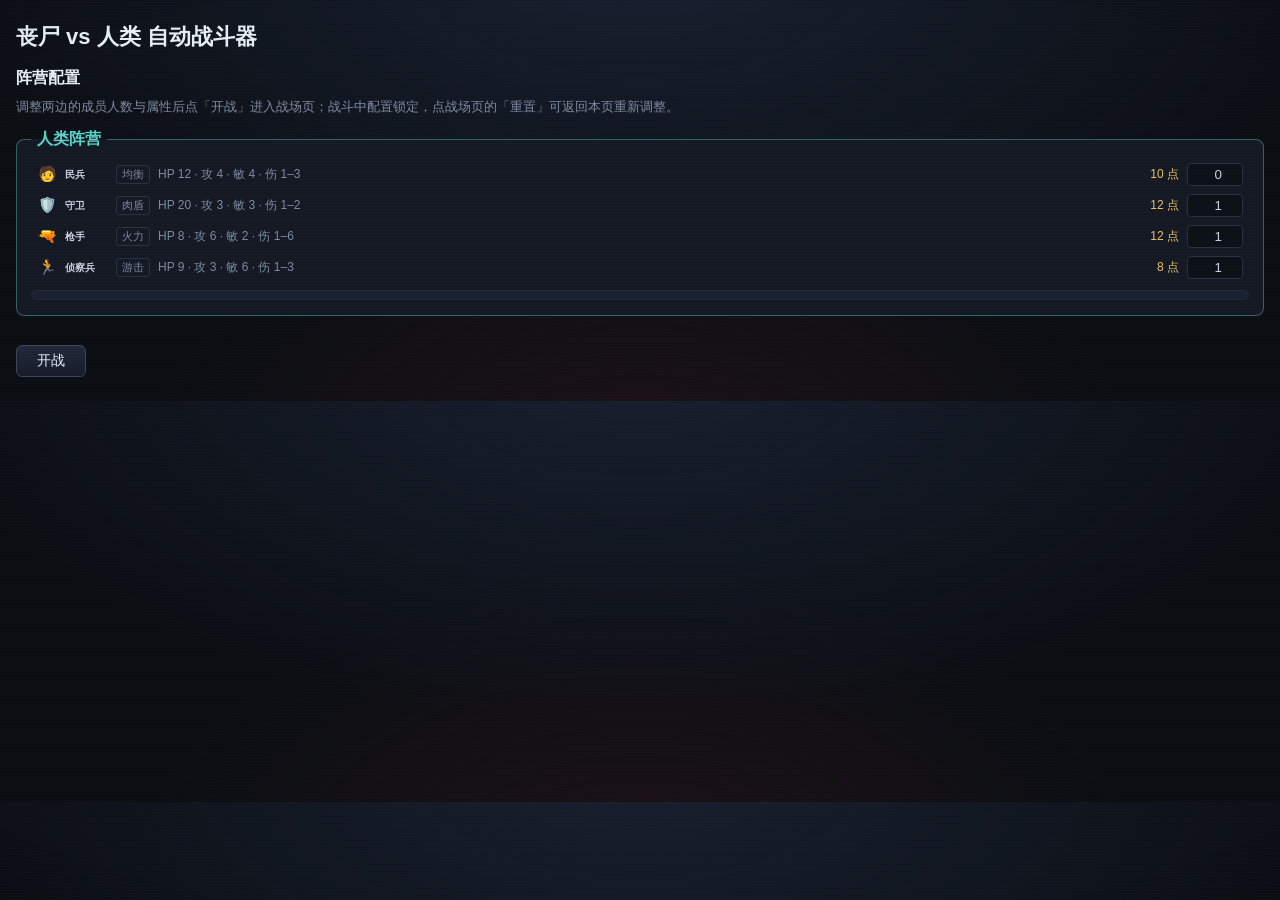
<file: index.html>
<!DOCTYPE html>
<!--
======================================================================
 丧尸 vs 人类 自动战斗器
======================================================================
構成: スタイル src/styles.css / エンジン src/engine.js / UI src/ui.js。
GameEngine / GameUI の API ドキュメントは src/engine.js 冒頭の
コメント塊を参照。
======================================================================
-->
<html lang="zh-CN">
<head>
<meta charset="UTF-8">
<meta name="viewport" content="width=device-width, initial-scale=1">
<title>丧尸 vs 人类 自动战斗器</title>
<link rel="stylesheet" href="src/styles.css">
</head>
<body>
<h1>丧尸 vs 人类 自动战斗器</h1>

<!-- 配置ページ（画面 1/2） -->
<section id="config-screen">
  <h2>阵营配置</h2>
  <p class="hint">调整两边的成员人数与属性后点「开战」进入战场页；战斗中配置锁定，点战场页的「重置」可返回本页重新调整。</p>
  <div id="faction-configs" class="factions"></div>
  <div id="config-error" class="error"></div>
  <div class="actions">
    <button id="btn-start">开战</button>
  </div>
</section>

<!-- 戦場ページ（画面 2/2） -->
<section id="battle-screen" hidden>
  <div class="battle-bar">
    <span class="bar-label">速度：</span>
    <button id="speed-slow" class="speed-btn">慢</button>
    <button id="speed-middle" class="speed-btn">中</button>
    <button id="speed-fast" class="speed-btn">快</button>
    <span class="bar-gap"></span>
    <button id="btn-skip">跳到结果</button>
    <button id="btn-reset">重置</button>
  </div>
  <div id="order-strip"></div>
  <div id="battlefield">
    <div class="side human-side">
      <div class="side-label human">人类阵营</div>
      <div class="side-grid" id="human-grid"></div>
    </div>
    <div class="vs-mark">VS</div>
    <div class="side zombie-side">
      <div class="side-label zombie">丧尸阵营</div>
      <div class="side-grid" id="zombie-grid"></div>
    </div>
  </div>
  <div id="battle-banner" hidden>
    <div id="banner-title"></div>
    <div id="banner-body" class="banner-body"></div>
  </div>
  <h2>战斗日志 <button id="btn-clear-log" class="small">清空日志</button></h2>
  <div id="battle-log" class="log"></div>
</section>

<script src="src/engine.js"></script>
<script src="src/ui.js"></script>
</body>
</html>
</file>
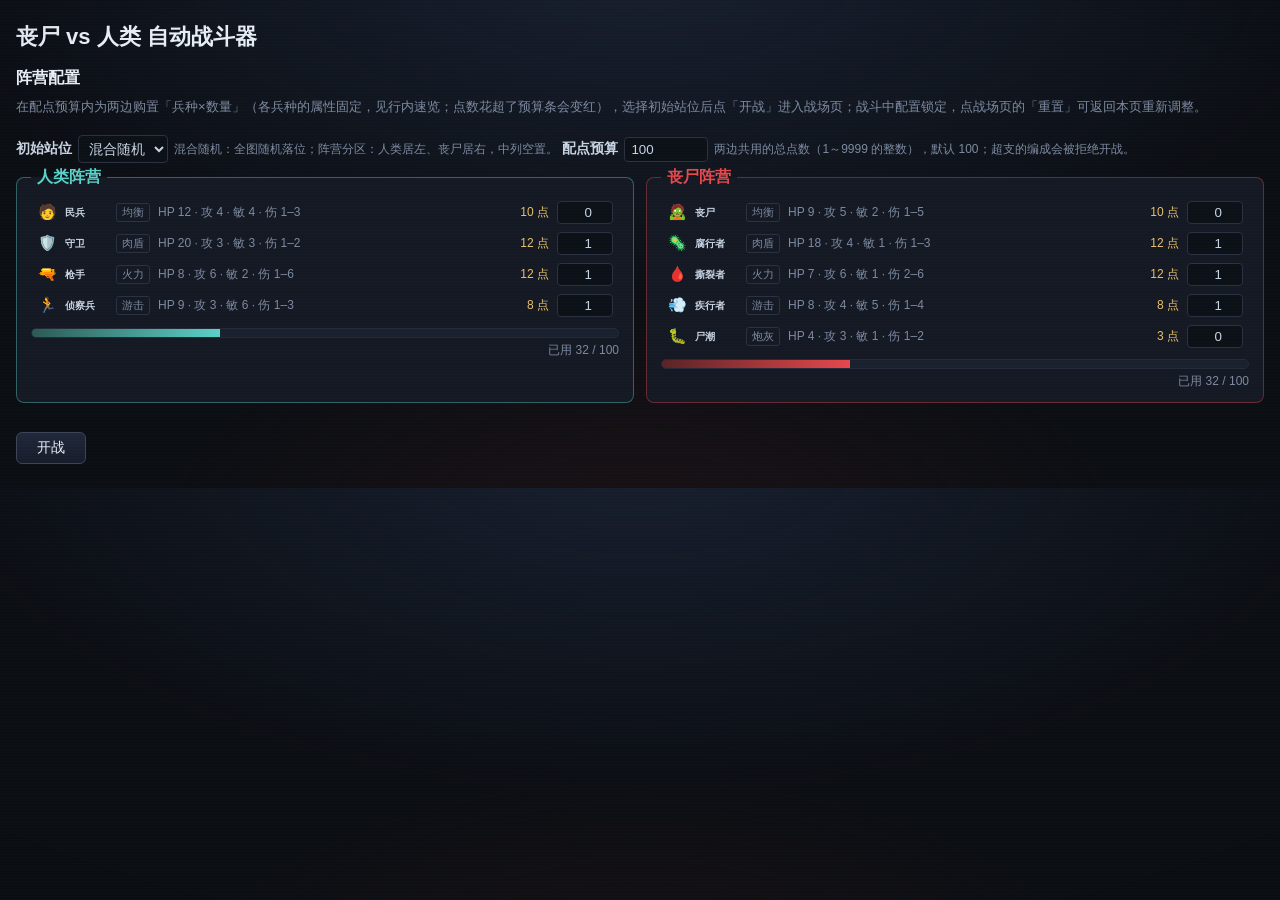
<file: src/index.html>
<!DOCTYPE html>
<!--
======================================================================
 丧尸 vs 人类 自动战斗器
======================================================================
構成: 本ファイル（入口）+ styles.css / engine.js / ui.js（全て src/ 内）。
GameEngine / GameUI の API ドキュメントは engine.js 冒頭の
コメント塊を参照。
======================================================================
-->
<html lang="zh-CN">
<head>
<meta charset="UTF-8">
<meta name="viewport" content="width=device-width, initial-scale=1">
<title>丧尸 vs 人类 自动战斗器</title>
<link rel="stylesheet" href="styles.css">
</head>
<body>
<h1>丧尸 vs 人类 自动战斗器</h1>

<!-- 配置ページ（画面 1/2。暗色テーマクラスは #16 仕様 S8 の検査対象） -->
<section id="config-screen" class="dark-theme">
  <h2>阵营配置</h2>
  <p class="hint">在配点预算内为两边购置「兵种×数量」（各兵种的属性固定，见行内速览；点数花超了预算条会变红），选择初始站位后点「开战」进入战场页；战斗中配置锁定，点战场页的「重置」可返回本页重新调整。</p>
  <div class="field global-field">
    <label for="config-placement">初始站位</label>
    <select id="config-placement">
      <option value="mixed">混合随机</option>
      <option value="split">阵营分区</option>
    </select>
    <span class="field-note">混合随机：全图随机落位；阵营分区：人类居左、丧尸居右，中列空置。</span>
  </div>
  <div class="field global-field">
    <label for="config-budget">配点预算</label>
    <input type="number" id="config-budget" min="1" max="9999" step="1" value="100">
    <span class="field-note">两边共用的总点数（1～9999 的整数），默认 100；超支的编成会被拒绝开战。</span>
  </div>
  <div id="faction-configs" class="factions"></div>
  <div id="config-error" class="error"></div>
  <div class="actions">
    <button id="btn-start">开战</button>
  </div>
</section>

<!-- 戦場ページ（画面 2/2。3 カラム骨組み: 左=態勢ゲージ / 中=戦場 / 右=ログ） -->
<section id="battle-screen" hidden>
  <div class="battle-columns">
    <aside id="power-pane">
      <h2>态势</h2>
      <div class="camp-block human">
        <div class="camp-name">人类阵营</div>
        <div class="power-bar"><div class="power-fill" id="power-fill-human"></div></div>
        <div class="power-num" id="power-num-human"></div>
      </div>
      <div class="camp-block zombie">
        <div class="camp-name">丧尸阵营</div>
        <div class="power-bar"><div class="power-fill" id="power-fill-zombie"></div></div>
        <div class="power-num" id="power-num-zombie"></div>
      </div>
    </aside>
    <div id="battlefield-wrap">
      <div class="battle-bar">
        <span class="bar-label">速度：</span>
        <button id="speed-slow" class="speed-btn">慢</button>
        <button id="speed-middle" class="speed-btn">中</button>
        <button id="speed-fast" class="speed-btn">快</button>
        <span class="bar-gap"></span>
        <button id="btn-skip">跳到结果</button>
        <button id="btn-reset">重置</button>
      </div>
      <div id="order-strip"></div>
      <div id="battlefield">
        <div id="battle-grid"></div>
        <div id="intent-layer"></div>
        <div id="fx-redge" class="fx-redge"></div>
        <div id="fx-spot" class="fx-spot"></div>
      </div>
      <div id="battle-banner" hidden>
        <div id="banner-title"></div>
        <div id="banner-body" class="banner-body"></div>
      </div>
    </div>
    <aside id="log-pane">
      <h2>战斗日志 <button id="btn-clear-log" class="small">清空日志</button></h2>
      <div id="battle-log" class="log"></div>
    </aside>
  </div>
</section>

<script src="engine.js"></script>
<script src="ui.js"></script>
</body>
</html>
</file>
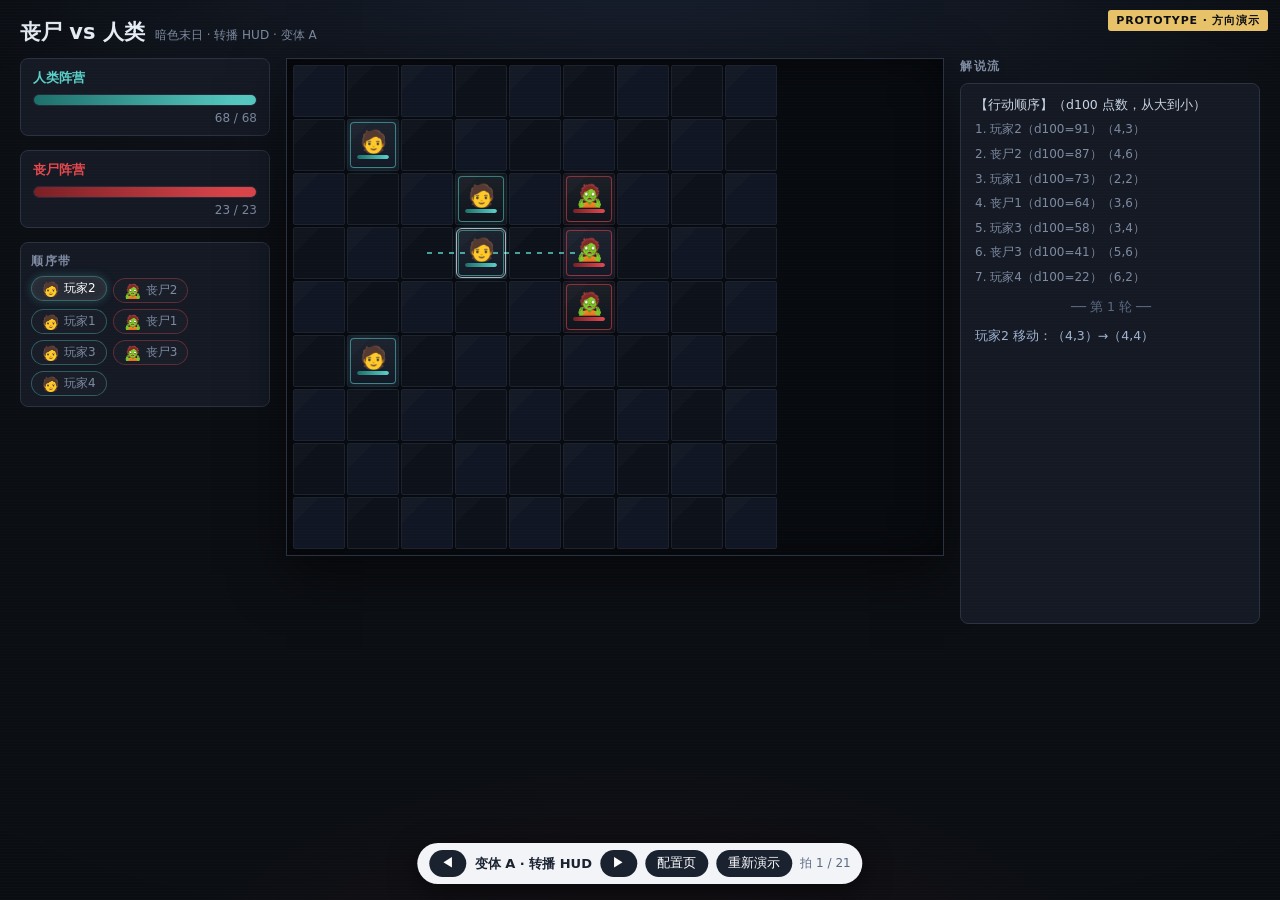
<file: src/prototype-dark.html>
<!DOCTYPE html>
<html lang="zh-CN">
<head>
<meta charset="UTF-8">
<meta name="viewport" content="width=device-width, initial-scale=1">
<title>丧尸 vs 人类 · 暗色末日战场（原型演示）</title>
<!-- =====================================================================
  PROTOTYPE — 暗色末日方向の提示用デモ（issue #15）。
  スロー可能な捨てコード：main には絶対に統合しない。
  * file:// ダブルクリックで起動。外部リソース・ネットワーク一切なし。
  * 変体（バリアント）は location.hash で切替（#variant=A|B|C / #view=config）。
    ※ file:// では history.replaceState が例外になり得るため hash のみ使う。
  * 中身は全部仮データ（エンジン不接続）。ログ文言は現行エンジンの
    書式をそのまま踏襲（禁則語は使わない）。
  * window.__protoGoto(n) / window.__protoPlay() / window.__protoState は
    CDP スクリーンショット検証用の公開フック。
===================================================================== -->
<style>
:root{
  --bg:#0b0e13; --bg2:#10141c; --panel:#141924; --line:#2a3140;
  --ink:#c9d4e3; --ink-dim:#7d8aa0;
  --human:#5ad1c8; --human-deep:#1d6f6a;
  --zombie:#e5484d; --zombie-deep:#7a1f24;
  --gold:#e8c268;
}
*{box-sizing:border-box;margin:0;padding:0}
html,body{height:100%}
body{
  background:
    radial-gradient(1200px 600px at 50% -10%, #182030 0%, transparent 60%),
    radial-gradient(900px 500px at 50% 115%, #1c1216 0%, transparent 55%),
    var(--bg);
  color:var(--ink);
  font-family:"Segoe UI","Microsoft YaHei",system-ui,sans-serif;
  min-height:100vh; overflow-x:hidden;
}
/* 廃土の質感：微かな走査線＋暗隅（画像は使わない） */
body::after{
  content:""; position:fixed; inset:0; pointer-events:none; z-index:5;
  background:
    repeating-linear-gradient(0deg, rgba(255,255,255,.012) 0 1px, transparent 1px 3px),
    radial-gradient(140% 100% at 50% 50%, transparent 55%, rgba(0,0,0,.42) 100%);
}
.proto-tag{
  position:fixed; top:10px; right:12px; z-index:60;
  font-size:11px; letter-spacing:.08em; color:#0b0e13;
  background:var(--gold); border-radius:3px; padding:3px 8px; font-weight:700;
}
.vroot{display:none; min-height:100vh; padding:18px 20px 86px}
.vroot.on{display:block}

/* ===== 共通：順序帯・カード・ログ ==================================== */
.strip{display:flex; gap:6px; flex-wrap:wrap; align-items:center}
.chip{
  display:flex; align-items:center; gap:5px;
  border:1px solid var(--line); border-radius:20px;
  padding:3px 10px; font-size:12px; color:var(--ink-dim);
  background:rgba(255,255,255,.02); transition:all .25s;
}
.chip .em{font-size:14px}
.chip.human{border-color:rgba(90,209,200,.35)}
.chip.zombie{border-color:rgba(229,72,77,.35)}
.chip.active{
  color:#fff; background:rgba(255,255,255,.08);
  box-shadow:0 0 10px rgba(90,209,200,.25), inset 0 0 8px rgba(255,255,255,.05);
  transform:translateY(-2px);
}
.chip.downed{opacity:.38; filter:grayscale(.9)}
.grid{
  display:grid; position:relative;
  grid-template-columns:repeat(9,var(--cell)); grid-template-rows:repeat(9,var(--cell));
  gap:2px; background:#070a0f; border:1px solid var(--line); padding:6px;
  box-shadow:0 18px 50px rgba(0,0,0,.55), inset 0 0 40px rgba(0,0,0,.5);
}
.cell{
  position:relative; border:1px solid #1b212d; background:#0d1119; border-radius:2px;
  background-image:linear-gradient(135deg, rgba(255,255,255,.015) 25%, transparent 25%);
}
.cell.alt{background-color:#101623}
.cell.trail{box-shadow:inset 0 0 12px rgba(90,209,200,.35); border-color:rgba(90,209,200,.45)}
.ucard{
  position:absolute; inset:2px; border-radius:4px;
  display:flex; flex-direction:column; align-items:center; justify-content:center;
  background:linear-gradient(180deg, rgba(255,255,255,.06), rgba(255,255,255,.015));
  border:1px solid var(--line); cursor:default; z-index:2;
  transition:transform .35s ease, opacity .4s;
}
.ucard .em{font-size:calc(var(--cell) * .42); line-height:1}
.ucard .hp{width:74%; height:4px; margin-top:3px; border-radius:2px; background:#232a38; overflow:hidden}
.ucard .hp i{display:block; height:100%; border-radius:2px; transition:width .45s}
.ucard.human{border-color:rgba(90,209,200,.55); box-shadow:0 0 9px rgba(90,209,200,.18)}
.ucard.human .hp i{background:linear-gradient(90deg,var(--human-deep),var(--human))}
.ucard.zombie{border-color:rgba(229,72,77,.55); box-shadow:0 0 9px rgba(229,72,77,.18)}
.ucard.zombie .hp i{background:linear-gradient(90deg,var(--zombie-deep),var(--zombie))}
.ucard.actor{z-index:3; outline:1.5px solid rgba(255,255,255,.65); outline-offset:1px}
.ucard.downed{opacity:0; transform:scale(.55) rotate(8deg); pointer-events:none}
.ucard.hitflash{animation:hitflash .38s}
@keyframes hitflash{0%{background:rgba(229,72,77,.55)}100%{background:transparent}}
.float{
  position:absolute; left:50%; top:-6px; transform:translateX(-50%);
  font-weight:700; font-size:calc(var(--cell) * .3); white-space:nowrap;
  text-shadow:0 2px 6px #000; pointer-events:none; z-index:9;
  animation:floatup .95s ease-out forwards;
}
.float.dmg{color:#ff7b80}.float.dice{color:#9fb3d0; font-size:calc(var(--cell) * .24)}
.float.miss{color:var(--human)}
@keyframes floatup{0%{opacity:0; translate:0 6px}15%{opacity:1}100%{opacity:0; translate:0 -26px}}
.intent{position:absolute; left:0; top:0; pointer-events:none; z-index:1; overflow:visible}
.stamp{
  position:absolute; inset:0; display:flex; align-items:center; justify-content:center;
  color:var(--zombie); font-weight:800; font-size:calc(var(--cell) * .3);
  border:2px solid var(--zombie); border-radius:4px; transform:rotate(-12deg);
  background:rgba(11,14,19,.72); z-index:8;
  animation:stampin .5s cubic-bezier(.2,2.4,.4,1) both;
}
@keyframes stampin{0%{opacity:0; transform:rotate(-12deg) scale(2.2)}100%{opacity:1; transform:rotate(-12deg) scale(1)}}
.log{overflow-y:auto; scrollbar-width:thin; scrollbar-color:#2a3140 transparent}
.log .row{padding:3px 8px; border-left:2px solid transparent; font-size:12.5px; line-height:1.55}
.log .row.order{color:var(--ink-dim); font-size:12px}
.log .row.round{color:#5b6a82; text-align:center; margin:4px 0}
.log .row.move{color:#9fb3d0}
.log .row.blocked{color:#8a7f6a}
.log .row.hit{color:#e8989b; border-left-color:var(--zombie); background:rgba(229,72,77,.06)}
.log .row.dodge{color:var(--human); border-left-color:var(--human); background:rgba(90,209,200,.06)}
.log .row.victory{color:var(--gold); font-weight:700; font-size:14px; background:rgba(232,194,104,.07); border-left-color:var(--gold)}
.win-banner{
  position:absolute; inset:0; display:none; z-index:20;
  align-items:center; justify-content:center; flex-direction:column; gap:8px;
  background:radial-gradient(ellipse at center, rgba(7,10,15,.88), rgba(7,10,15,.55));
  border-radius:4px; text-align:center;
}
.win-banner.show{display:flex}
.win-banner .t{font-size:26px; color:var(--gold); font-weight:800; text-shadow:0 0 24px rgba(232,194,104,.4)}
.win-banner .b{font-size:14px; color:var(--ink); line-height:1.8}

/* ===== 変体 A：転播 HUD ============================================== */
#v-A{--cell:52px}
#v-A .va-head{display:flex; align-items:baseline; gap:14px; margin-bottom:12px}
#v-A .va-title{font-size:21px; font-weight:800; color:#e7edf5}
#v-A .va-title span{font-size:12px; font-weight:400; color:var(--ink-dim); margin-left:10px}
#v-A .va-body{display:grid; grid-template-columns:250px auto 300px; gap:16px; align-items:start}
#v-A .va-left{display:flex; flex-direction:column; gap:14px; position:sticky; top:16px}
#v-A .camp{border:1px solid var(--line); border-radius:8px; padding:10px 12px; background:var(--panel)}
#v-A .camp .nm{font-size:13px; font-weight:700; margin-bottom:7px; display:flex; justify-content:space-between}
#v-A .camp.human .nm{color:var(--human)} #v-A .camp.zombie .nm{color:var(--zombie)}
#v-A .bigbar{height:12px; border-radius:6px; background:#1a212e; overflow:hidden; border:1px solid #232b3b}
#v-A .bigbar i{display:block; height:100%; transition:width .6s}
#v-A .camp.human .bigbar i{background:linear-gradient(90deg,var(--human-deep),var(--human))}
#v-A .camp.zombie .bigbar i{background:linear-gradient(90deg,var(--zombie-deep),var(--zombie))}
#v-A .camp .num{font-size:12px; color:var(--ink-dim); margin-top:5px; text-align:right; font-variant-numeric:tabular-nums}
#v-A .va-stripwrap{border:1px solid var(--line); border-radius:8px; padding:10px; background:var(--panel)}
#v-A .va-stripwrap h3, #v-A .va-right h3{font-size:12px; color:var(--ink-dim); letter-spacing:.14em; margin-bottom:8px; font-weight:600}
#v-A .va-right{display:flex; flex-direction:column; height:566px; position:sticky; top:16px}
#v-A .va-right .log{flex:1; border:1px solid var(--line); border-radius:8px; background:var(--panel); padding:8px 4px}
#v-A .stage-wrap{position:relative}
#v-A .stage-wrap.shake{animation:shake .42s}
@keyframes shake{
  0%,100%{transform:translate(0,0)} 20%{transform:translate(-6px,3px)}
  40%{transform:translate(5px,-4px)} 60%{transform:translate(-4px,-2px)} 80%{transform:translate(3px,3px)}
}
#v-A .redge{position:absolute; inset:-6px; border-radius:8px; pointer-events:none; opacity:0; z-index:4}
#v-A .redge.on{animation:redge .6s}
@keyframes redge{0%{opacity:0}30%{opacity:1}100%{opacity:0}}
#v-A .redge.hit{box-shadow:inset 0 0 0 2px rgba(229,72,77,.5), inset 0 0 60px rgba(229,72,77,.16)}
#v-A .redge.down{box-shadow:inset 0 0 0 3px rgba(229,72,77,.8), inset 0 0 110px rgba(229,72,77,.3)}

/* ===== 変体 B：没入暗室 ============================================== */
#v-B{--cell:62px; padding:0; display:none}
#v-B.on{display:flex; flex-direction:column; align-items:center; justify-content:center; min-height:100vh}
#v-B .vb-top{width:596px; display:flex; flex-direction:column; gap:8px; margin-bottom:12px}
#v-B .vb-dual{display:flex; gap:8px; align-items:center}
#v-B .vb-dual .lbl{font-size:12px; color:var(--ink-dim); width:52px; text-align:right}
#v-B .vb-thin{flex:1; height:7px; border-radius:4px; background:#161d29; overflow:hidden}
#v-B .vb-thin i{display:block; height:100%; transition:width .6s}
#v-B .vb-thin.human i{background:var(--human)} #v-B .vb-thin.zombie i{background:var(--zombie)}
#v-B .vb-strip{justify-content:center}
#v-B .stage-wrap{position:relative}
#v-B .spot{
  position:absolute; inset:-80px; pointer-events:none; z-index:6; opacity:0;
  background:radial-gradient(ellipse at center, transparent 30%, rgba(5,7,11,.82) 78%);
}
#v-B .spot.on{animation:spot .75s}
@keyframes spot{0%{opacity:0}25%{opacity:1}75%{opacity:1}100%{opacity:0}}
#v-B .vb-sub{
  margin-top:14px; width:596px; min-height:44px; display:flex; align-items:center; justify-content:center;
  border:1px solid rgba(255,255,255,.08); border-radius:8px;
  background:rgba(10,13,19,.75); backdrop-filter:blur(3px);
  padding:8px 14px; font-size:13.5px; color:#b9c6d9; text-align:center;
}
#v-B .vb-sub .key{
  position:absolute; left:50%; top:-4px; transform:translate(-50%,-100%);
  font-size:19px; font-weight:800; white-space:nowrap;
  animation:popline 1.15s ease-out forwards; pointer-events:none;
}
@keyframes popline{0%{opacity:0; translate:0 10px; scale:.85}18%{opacity:1; scale:1.06}30%{scale:1}78%{opacity:1}100%{opacity:0}}
#v-B .vb-subwrap{position:relative}

/* ===== 変体 C：戦術台 ================================================ */
#v-C{--cell:54px}
#v-C .vc-head{display:flex; align-items:baseline; gap:14px; margin-bottom:14px}
#v-C .vc-head h1{font-size:19px; color:#e7edf5; letter-spacing:.1em}
#v-C .vc-head span{font-size:12px; color:var(--ink-dim)}
#v-C .vc-body{display:grid; grid-template-columns:230px auto 320px; gap:18px; align-items:start}
#v-C .vc-panel{display:flex; flex-direction:column; gap:12px}
#v-C .gauge{
  border:1px solid var(--line); border-radius:10px; background:var(--panel);
  padding:12px; display:flex; gap:12px; align-items:center;
}
#v-C .gauge svg{width:64px; height:64px; flex:none}
#v-C .gauge .ring-bg{fill:none; stroke:#1c2331; stroke-width:7}
#v-C .gauge.human .ring{fill:none; stroke:var(--human); stroke-width:7; stroke-linecap:round;
  transform:rotate(-90deg); transform-origin:center; transition:stroke-dashoffset .6s}
#v-C .gauge.zombie .ring{fill:none; stroke:var(--zombie); stroke-width:7; stroke-linecap:round;
  transform:rotate(-90deg); transform-origin:center; transition:stroke-dashoffset .6s}
#v-C .gauge .g-info{font-size:12px; line-height:1.9; color:var(--ink-dim)}
#v-C .gauge .g-info b{font-size:16px; color:var(--ink); font-variant-numeric:tabular-nums}
#v-C .vc-stripwrap{border:1px solid var(--line); border-radius:10px; background:var(--panel); padding:10px}
#v-C .vc-stripwrap h3, #v-C .vc-right h3{font-size:11px; letter-spacing:.2em; color:var(--ink-dim); margin-bottom:8px}
#v-C .stage-outer{
  padding:14px; border-radius:12px;
  border:1px solid #3a3325;
  background:
    linear-gradient(160deg, #2b2620 0%, #171a22 55%, #1d1712 100%);
  box-shadow:0 22px 60px rgba(0,0,0,.6), inset 0 1px 0 rgba(255,255,255,.05);
}
#v-C .grid{border-color:#3d3527; background:#0a0c10; box-shadow:inset 0 0 46px rgba(0,0,0,.66)}
#v-C .cell{border-color:#241f16; background-color:#0e1016}
#v-C .cell.alt{background-color:#12151d}
#v-C .vc-right .log{
  height:560px; border:1px solid var(--line); border-radius:10px; background:#0c0f15;
  font-family:Consolas,"Courier New",monospace; font-size:12px; padding:8px 6px;
}
#v-C .log .row{border-left:none; border-left:2px solid transparent; display:flex; gap:7px}
#v-C .log .row .tno{color:#4d5a70; flex:none; min-width:34px; text-align:right; font-size:11px; padding-top:2px}
#v-C .flash-cell{outline:2px solid rgba(232,194,104,.7); outline-offset:-2px}

/* ===== 配置ページ示意 ================================================ */
#v-config{display:none; align-items:center; justify-content:center}
#v-config.on{display:flex}
#v-config .cfg-wrap{width:min(860px,94vw)}
#v-config h1{font-size:22px; color:#e7edf5; text-align:center}
#v-config .cfg-sub{text-align:center; color:var(--ink-dim); font-size:12.5px; margin:8px 0 22px}
#v-config .cfg-cols{display:grid; grid-template-columns:1fr 1fr; gap:18px}
#v-config fieldset{
  border:1px solid var(--line); border-radius:12px; background:var(--panel); padding:16px 18px;
}
#v-config fieldset.human{border-color:rgba(90,209,200,.4)}
#v-config fieldset.zombie{border-color:rgba(229,72,77,.4)}
#v-config legend{padding:0 8px; font-weight:700; font-size:14px}
#v-config fieldset.human legend{color:var(--human)}
#v-config fieldset.zombie legend{color:var(--zombie)}
#v-config .frow{display:grid; grid-template-columns:96px 1fr; gap:10px; align-items:center; margin-bottom:10px}
#v-config label.frow{font-size:13px; color:var(--ink-dim)}
#v-config input, #v-config select{
  background:#0c1017; border:1px solid var(--line); color:var(--ink);
  border-radius:6px; padding:7px 10px; font-size:14px; width:100%;
}
#v-config input:focus, #v-config select:focus{outline:1px solid var(--human)}
#v-config .cfg-foot{display:flex; align-items:center; gap:16px; margin-top:20px; justify-content:center}
#v-config .cfg-start{
  background:linear-gradient(180deg,#20283a,#161c2a); color:#eaf1fb;
  border:1px solid #3b4656; border-radius:8px;
  padding:10px 34px; font-size:15px; font-weight:700; cursor:pointer;
}
#v-config .cfg-start:hover{box-shadow:0 0 16px rgba(90,209,200,.25)}
#v-config .cfg-note{font-size:11.5px; color:#5b6a82}
/* 変体毎のアクセント（配置ページ示意） */
body[data-variant="B"] #v-config fieldset.human{border-color:rgba(126,224,255,.45)}
body[data-variant="B"] #v-config fieldset.human legend{color:#7ee0ff}
body[data-variant="C"] #v-config fieldset.human{border-color:rgba(255,209,102,.45)}
body[data-variant="C"] #v-config fieldset.human legend{color:#ffd166}

/* ===== 切替バー（評価対象外の操作面） ================================ */
#switcher{
  position:fixed; left:50%; bottom:16px; transform:translateX(-50%); z-index:80;
  display:flex; align-items:center; gap:8px;
  background:#f2f4f8; color:#1a2230; border-radius:999px; padding:7px 12px;
  box-shadow:0 8px 28px rgba(0,0,0,.55); font-size:13px;
}
#switcher button{
  background:#1a2230; color:#fff; border:none; border-radius:999px;
  padding:5px 12px; cursor:pointer; font-size:12.5px;
}
#switcher button:hover{background:#2c3850}
#sw-label{font-weight:700; min-width:118px; text-align:center}
#sw-beat{color:#5b6a82; font-variant-numeric:tabular-nums; font-size:12px}
</style>
</head>
<body data-variant="A">
<div class="proto-tag">PROTOTYPE · 方向演示</div>

<!-- ============ 変体 A：転播 HUD ============ -->
<section class="vroot" id="v-A">
  <header class="va-head">
    <div class="va-title">丧尸 vs 人类<span>暗色末日 · 转播 HUD · 变体 A</span></div>
  </header>
  <div class="va-body">
    <div class="va-left">
      <div class="camp human">
        <div class="nm"><span>人类阵营</span></div>
        <div class="bigbar"><i data-status="human" style="width:100%"></i></div>
        <div class="num" data-statusnum="human">68 / 68</div>
      </div>
      <div class="camp zombie">
        <div class="nm"><span>丧尸阵营</span></div>
        <div class="bigbar"><i data-status="zombie" style="width:100%"></i></div>
        <div class="num" data-statusnum="zombie">23 / 23</div>
      </div>
      <div class="va-stripwrap">
        <h3>顺序带</h3>
        <div class="strip" data-strip></div>
      </div>
    </div>
    <main class="stage-wrap" data-stage>
      <div class="grid" data-grid></div>
      <div class="redge hit" data-redge-hit></div>
      <div class="redge down" data-redge-down></div>
      <div class="win-banner" data-win></div>
    </main>
    <div class="va-right">
      <h3>解说流</h3>
      <div class="log" data-log></div>
    </div>
  </div>
</section>

<!-- ============ 変体 B：没入暗室 ============ -->
<section class="vroot" id="v-B">
  <div class="vb-top">
    <div class="vb-dual">
      <span class="lbl">人类</span><div class="vb-thin human"><i data-status="human" style="width:100%"></i></div>
      <span class="lbl" data-statusnum="human">68/68</span>
    </div>
    <div class="vb-dual">
      <span class="lbl">丧尸</span><div class="vb-thin zombie"><i data-status="zombie" style="width:100%"></i></div>
      <span class="lbl" data-statusnum="zombie">23/23</span>
    </div>
    <div class="strip vb-strip" data-strip></div>
  </div>
  <div class="stage-wrap" data-stage>
    <div class="grid" data-grid></div>
    <div class="spot" data-spot></div>
    <div class="win-banner" data-win></div>
  </div>
  <div class="vb-subwrap">
    <div class="vb-sub" data-subtitle>——</div>
  </div>
</section>

<!-- ============ 変体 C：戦術台 ============ -->
<section class="vroot" id="v-C">
  <header class="vc-head"><h1>战术台</h1><span>暗色末日 · 数据密度优先 · 变体 C</span></header>
  <div class="vc-body">
    <div class="vc-panel">
      <div class="gauge human">
        <svg viewBox="0 0 64 64"><circle class="ring-bg" cx="32" cy="32" r="26"/><circle class="ring" cx="32" cy="32" r="26" stroke-dasharray="163.4" stroke-dashoffset="0" data-ring="human"/></svg>
        <div class="g-info">人类阵营<br><b data-statusnum="human">68</b> / 68 HP<br>在场 <b data-alive="human">4</b> 人</div>
      </div>
      <div class="gauge zombie">
        <svg viewBox="0 0 64 64"><circle class="ring-bg" cx="32" cy="32" r="26"/><circle class="ring" cx="32" cy="32" r="26" stroke-dasharray="163.4" stroke-dashoffset="0" data-ring="zombie"/></svg>
        <div class="g-info">丧尸阵营<br><b data-statusnum="zombie">23</b> / 23 HP<br>在场 <b data-alive="zombie">3</b> 人</div>
      </div>
      <div class="vc-stripwrap">
        <h3>顺序带</h3>
        <div class="strip" data-strip></div>
      </div>
    </div>
    <main class="stage-outer" data-stage>
      <div class="grid" data-grid></div>
      <div class="win-banner" data-win></div>
    </main>
    <div class="vc-right">
      <h3>电报记录</h3>
      <div class="log" data-log></div>
    </div>
  </div>
</section>

<!-- ============ 配置ページ示意（静的） ============ -->
<section class="vroot" id="v-config">
  <div class="cfg-wrap">
    <h1>丧尸 vs 人类 自动战斗器</h1>
    <p class="cfg-sub">配置页暗色示意（静态演示 · 数值为示意）</p>
    <div class="cfg-cols">
      <fieldset class="human">
        <legend>人类阵营</legend>
        <label class="frow">人数<input type="number" value="4"></label>
        <label class="frow">HP<input type="number" value="18"></label>
        <label class="frow">攻击<input type="number" value="7"></label>
        <label class="frow">敏捷<input type="number" value="3"></label>
        <label class="frow">伤害下限<input type="number" value="1"></label>
        <label class="frow">伤害上限<input type="number" value="6"></label>
      </fieldset>
      <fieldset class="zombie">
        <legend>丧尸阵营</legend>
        <label class="frow">人数<input type="number" value="3"></label>
        <label class="frow">HP<input type="number" value="10"></label>
        <label class="frow">攻击<input type="number" value="6"></label>
        <label class="frow">敏捷<input type="number" value="2"></label>
        <label class="frow">伤害下限<input type="number" value="1"></label>
        <label class="frow">伤害上限<input type="number" value="6"></label>
      </fieldset>
    </div>
    <div class="cfg-foot">
      <label class="frow" style="grid-template-columns:70px 150px">初始站位
        <select><option>混合随机</option><option>阵营分区</option></select>
      </label>
      <button class="cfg-start">开始战斗</button>
      <span class="cfg-note">本页为原型演示，不接引擎</span>
    </div>
  </div>
</section>

<nav id="switcher">
  <button id="sw-prev" title="上一个变体（←）">◀</button>
  <span id="sw-label">变体 A · 转播 HUD</span>
  <button id="sw-next" title="下一个变体（→）">▶</button>
  <button id="sw-config">配置页</button>
  <button id="sw-replay">重新演示</button>
  <span id="sw-beat">拍 0 / 21</span>
</nav>

<script>
(function () {
  'use strict';

  /* =====================================================
   * 仮データ：角色・行動順・21 拍のシナリオ
   * ログ文言は現行エンジンの書式をそのまま踏襲する（禁則語不使用）。
   * ===================================================== */
  var CAMP = {
    '玩家1': 'human', '玩家2': 'human', '玩家3': 'human', '玩家4': 'human',
    '丧尸1': 'zombie', '丧尸2': 'zombie', '丧尸3': 'zombie'
  };
  var MAXHP = { '玩家1': 18, '玩家2': 18, '玩家3': 18, '玩家4': 14, '丧尸1': 7, '丧尸2': 10, '丧尸3': 6 };
  var INIT = {
    '玩家1': [2, 2], '玩家2': [4, 3], '玩家3': [3, 4], '玩家4': [6, 2],
    '丧尸1': [3, 6], '丧尸2': [4, 6], '丧尸3': [5, 6]
  };
  var ORDER = ['玩家2', '丧尸2', '玩家1', '丧尸1', '玩家3', '丧尸3', '玩家4'];
  var D100  = { '玩家2': 91, '丧尸2': 87, '玩家1': 73, '丧尸1': 64, '玩家3': 58, '丧尸3': 41, '玩家4': 22 };
  var EMOJI = { human: '🧑', zombie: '🧟' };

  // 各拍: k = move | hit | dodge | blocked | skip | win
  // hit/dodge の text は現行ログと同一書式（全角 ≤ ＞ ・全角括印に注意）
  var TURNS = [
    { k: 'move', a: '玩家2', from: [4, 3], to: [4, 4], near: '丧尸2',
      text: '玩家2 移动：（4,3）→（4,4）' },
    { k: 'move', a: '丧尸2', from: [4, 6], to: [4, 5], near: '玩家2',
      text: '丧尸2 移动：（4,6）→（4,5）' },
    { k: 'move', a: '玩家1', from: [2, 2], to: [2, 3], near: '丧尸1',
      text: '玩家1 移动：（2,2）→（2,3）' },
    { k: 'move', a: '丧尸1', from: [3, 6], to: [3, 5], near: '玩家3',
      text: '丧尸1 移动：（3,6）→（3,5）' },
    { k: 'hit', a: '玩家3', t: '丧尸1', dmg: 3, rest: 4, down: false,
      text: '玩家3 → 丧尸1：攻击检定 d7=3 ≤ 攻击7，命中；闪避检定 d7=4 ＞ 敏捷2，未闪避；伤害 3，丧尸1 剩余 HP 4' },
    { k: 'move', a: '丧尸3', from: [5, 6], to: [5, 5], near: '玩家2',
      text: '丧尸3 移动：（5,6）→（5,5）' },
    { k: 'move', a: '玩家4', from: [6, 2], to: [6, 3], near: '丧尸3',
      text: '玩家4 移动：（6,2）→（6,3）' },
    { k: 'hit', a: '玩家2', t: '丧尸2', dmg: 4, rest: 6, down: false,
      text: '玩家2 → 丧尸2：攻击检定 d7=2 ≤ 攻击7，命中；闪避检定 d7=5 ＞ 敏捷2，未闪避；伤害 4，丧尸2 剩余 HP 6' },
    { k: 'dodge', a: '丧尸2', t: '玩家2',
      text: '丧尸2 → 玩家2：攻击检定 d7=4 ≤ 攻击6，命中；闪避检定 d7=1 ≤ 敏捷3，闪避成功' },
    { k: 'move', a: '玩家1', from: [2, 3], to: [2, 4], near: '丧尸1',
      text: '玩家1 移动：（2,3）→（2,4）' },
    { k: 'hit', a: '丧尸1', t: '玩家3', dmg: 2, rest: 16, down: false,
      text: '丧尸1 → 玩家3：攻击检定 d7=3 ≤ 攻击6，命中；闪避检定 d7=6 ＞ 敏捷3，未闪避；伤害 2，玩家3 剩余 HP 16' },
    { k: 'hit', a: '玩家3', t: '丧尸1', dmg: 4, rest: 0, down: true,
      text: '玩家3 → 丧尸1：攻击检定 d7=5 ≤ 攻击7，命中；闪避检定 d7=3 ＞ 敏捷2，未闪避；伤害 4，丧尸1 剩余 HP 0，倒地！' },
    { k: 'move', a: '丧尸3', from: [5, 5], to: [5, 4], near: '玩家2',
      text: '丧尸3 移动：（5,5）→（5,4）' },
    { k: 'move', a: '玩家4', from: [6, 3], to: [5, 3], near: '丧尸3',
      text: '玩家4 移动：（6,3）→（5,3）' },
    { k: 'hit', a: '玩家2', t: '丧尸2', dmg: 6, rest: 0, down: true,
      text: '玩家2 → 丧尸2：攻击检定 d7=6 ≤ 攻击7，命中；闪避检定 d7=4 ＞ 敏捷2，未闪避；伤害 6，丧尸2 剩余 HP 0，倒地！' },
    { k: 'skip', a: '丧尸2' },
    { k: 'move', a: '玩家1', from: [2, 4], to: [2, 5], near: '丧尸3',
      text: '玩家1 移动：（2,4）→（2,5）' },
    { k: 'skip', a: '丧尸1' },
    { k: 'blocked', a: '玩家3', text: '玩家3 无法移动（无路可走）' },
    { k: 'hit', a: '丧尸3', t: '玩家4', dmg: 2, rest: 12, down: false,
      text: '丧尸3 → 玩家4：攻击检定 d7=1 ≤ 攻击6，命中；闪避检定 d7=5 ＞ 敏捷3，未闪避；伤害 2，玩家4 剩余 HP 12' },
    { k: 'hit', a: '玩家4', t: '丧尸3', dmg: 6, rest: 0, down: true, win: true,
      text: '玩家4 → 丧尸3：攻击检定 d7=4 ≤ 攻击7，命中；闪避检定 d7=2 ＞ 敏捷2，未闪避；伤害 6，丧尸3 剩余 HP 0，倒地！' }
  ];
  var WIN_TEXT = '战斗结束：人类阵营获胜！存活角色：玩家1（HP 18/18）、玩家2（HP 18/18）、玩家3（HP 16/18）、玩家4（HP 12/14）';
  // ラウンド区切りが入る拍（1 始まり）：第 2 轮 = 8 拍目、第 3 轮 = 15 拍目
  var ROUND_AT = { 8: '── 第 2 轮 ──', 15: '── 第 3 轮 ──' };
  var BEAT_MS = 1050;

  /* ===== 状態 ========================================================= */
  var state = null;
  var timer = null;

  function freshState() {
    var s = { beat: 0, hp: {}, pos: {}, downed: {}, log: [], intent: null, active: null };
    for (var n in MAXHP) { s.hp[n] = MAXHP[n]; s.pos[n] = INIT[n].slice(); s.downed[n] = false; }
    s.log.push({ k: 'order-head', text: '【行动顺序】（d100 点数，从大到小）' });
    ORDER.forEach(function (n, i) {
      s.log.push({ k: 'order', text: (i + 1) + '. ' + n + '（d100=' + D100[n] + '）（' + INIT[n][0] + ',' + INIT[n][1] + '）' });
    });
    s.log.push({ k: 'round', text: '── 第 1 轮 ──' });
    return s;
  }

  function applyTurn(s, t, withFx) {
    if (ROUND_AT[s.beat + 1]) s.log.push({ k: 'round', text: ROUND_AT[s.beat + 1] });
    s.beat += 1;
    s.active = t.a;
    s.intent = null;
    if (t.k === 'move') {
      s.pos[t.a] = t.to.slice();
      s.intent = { from: t.from.slice(), to: t.to.slice(), near: t.near, actor: t.a };
      s.log.push({ k: 'move', text: t.text });
    } else if (t.k === 'blocked') {
      s.log.push({ k: 'blocked', text: t.text });
    } else if (t.k === 'skip') {
      s.downed[t.a] = true; /* 念のため冪等化（倒地済みの予定） */
    } else if (t.k === 'hit') {
      s.hp[t.t] = t.rest;
      s.log.push({ k: 'hit', text: t.text, dmg: t.dmg, actor: t.a, target: t.t });
      if (t.down) s.downed[t.t] = true;
      if (withFx) fxHit(t);
      if (t.win) {
        s.log.push({ k: 'victory', text: WIN_TEXT });
        if (withFx) fxWin();
      }
    } else if (t.k === 'dodge') {
      s.log.push({ k: 'dodge', text: t.text, actor: t.a, target: t.t });
      if (withFx) fxDodge(t);
    }
  }

  /* ===== 演出（表示中の変体のみ。一時クラスの付与） ==================== */
  function fxHit(t) {
    eachRoot(function (root, key) {
      // 標的セルは pos から特定（移動後座標）
      var cell = cellAt(root, state.pos[t.t]);
      if (cell) {
        var card = cell.querySelector('.ucard');
        if (card) {
          card.classList.remove('hitflash'); void card.offsetWidth; card.classList.add('hitflash');
          addFloat(card, '-' + t.dmg, 'dmg');
        }
        if (key === 'C') {
          /* 変体 C：命中マスを金枠で発光（通常命中でも変体級の演出を保証） */
          cell.classList.remove('flash-cell'); void cell.offsetWidth; cell.classList.add('flash-cell');
          setTimeout(function () { cell.classList.remove('flash-cell'); }, 520);
        }
        if (t.down && key === 'C') {
          var st = document.createElement('div');
          st.className = 'stamp'; st.textContent = '倒地';
          cell.appendChild(st);
          setTimeout(function () { if (st.parentNode) st.parentNode.removeChild(st); }, 1400);
        }
      }
      if (key === 'A') {
        var rg = root.querySelector(t.down ? '[data-redge-down]' : '[data-redge-hit]');
        if (rg) { rg.classList.remove('on'); void rg.offsetWidth; rg.classList.add('on'); }
        var wrap = root.querySelector('.stage-wrap');
        if (wrap) { wrap.classList.remove('shake'); void wrap.offsetWidth; wrap.classList.add('shake'); }
      }
      if (key === 'B') {
        var sp = root.querySelector('[data-spot]');
        if (sp) { sp.classList.remove('on'); void sp.offsetWidth; sp.classList.add('on'); }
      }
    });
  }
  function fxDodge(t) {
    eachRoot(function (root) {
      var cell = cellAt(root, state.pos[t.t]);
      var card = cell && cell.querySelector('.ucard');
      if (card) addFloat(card, '闪避', 'miss');
    });
  }
  function fxWin() {
    eachRoot(function (root) {
      var w = root.querySelector('[data-win]');
      if (!w) return;
      w.innerHTML = '<div class="t">🏆 战斗结束：人类阵营获胜！</div>' +
        '<div class="b">玩家1：剩余 HP 18/18<br>玩家2：剩余 HP 18/18<br>玩家3：剩余 HP 16/18<br>玩家4：剩余 HP 12/14</div>';
      w.classList.add('show');
    });
  }

  function addFloat(card, text, cls) {
    var f = document.createElement('div');
    f.className = 'float ' + cls; f.textContent = text;
    card.appendChild(f);
    setTimeout(function () { if (f.parentNode) f.parentNode.removeChild(f); }, 1000);
  }

  /* ===== 描画 ========================================================= */
  var ROOTS = ['A', 'B', 'C'];

  function eachRoot(fn) { ROOTS.forEach(function (k) { fn(document.getElementById('v-' + k), k); }); }

  function cellAt(root, pos) {
    if (!pos) return null;
    return root.querySelector('[data-cell="' + pos[0] + '-' + pos[1] + '"]');
  }

  function campOf(n) { return CAMP[n]; }

  function render() {
    // 順序帯
    eachRoot(function (root) {
      var strip = root.querySelector('[data-strip]');
      if (!strip) return;
      strip.innerHTML = '';
      ORDER.forEach(function (n) {
        var c = document.createElement('span');
        c.className = 'chip ' + campOf(n) + (n === state.active ? ' active' : '') + (state.downed[n] ? ' downed' : '');
        c.innerHTML = '<span class="em">' + (state.downed[n] ? '💀' : EMOJI[campOf(n)]) + '</span>' + n;
        strip.appendChild(c);
      });
    });
    // 戦場（セル単位で再構築 — 81×3 なので毎拍全描き替えでも十分軽い）
    eachRoot(function (root, key) {
      var grid = root.querySelector('[data-grid]');
      if (!grid) return;
      // 前拍の意図オーバーレイを掃除（親に付けるため grid.innerHTML では消えない）
      var old = root.querySelectorAll('svg.intent');
      for (var oi = 0; oi < old.length; oi++) { if (old[oi].parentNode) old[oi].parentNode.removeChild(old[oi]); }
      grid.innerHTML = '';
      for (var r = 1; r <= 9; r++) {
        for (var cc = 1; cc <= 9; cc++) {
          var cell = document.createElement('div');
          cell.className = 'cell' + ((r + cc) % 2 === 0 ? ' alt' : '');
          cell.setAttribute('data-cell', r + '-' + cc);
          grid.appendChild(cell);
        }
      }
      // 足跡（変体 B）：直近の移動元・移動先を発光させる
      if (key === 'B' && state.intent) {
        var c1 = cellAt(root, state.intent.from), c2 = cellAt(root, state.intent.to);
        if (c1) c1.classList.add('trail'); if (c2) c2.classList.add('trail');
      }
      // 角色
      Object.keys(MAXHP).forEach(function (n) {
        if (state.downed[n]) return; /* 倒地はマスから消える（用語: 倒地不占格） */
        var cell = cellAt(root, state.pos[n]);
        if (!cell) return;
        var card = document.createElement('div');
        card.className = 'ucard ' + campOf(n) + (n === state.active ? ' actor' : '');
        card.title = n;
        card.innerHTML = '<span class="em">' + EMOJI[campOf(n)] + '</span>' +
          '<span class="hp"><i style="width:' + Math.round(100 * state.hp[n] / MAXHP[n]) + '%"></i></span>';
        cell.appendChild(card);
      });
      // 意図（A: 細点線 / C: 矢印＋落点円）— SVG オーバーレイ
      if (state.intent && (key === 'A' || key === 'C')) {
        drawIntent(root, key);
      }
    });
    // 態勢（合計 HP 比）
    var sum = { human: 0, zombie: 0 }, max = { human: 0, zombie: 0 }, alive = { human: 0, zombie: 0 };
    Object.keys(MAXHP).forEach(function (n) {
      var c = campOf(n); max[c] += MAXHP[n]; sum[c] += state.hp[n];
      if (!state.downed[n]) alive[c] += 1;
    });
    eachRoot(function (root) {
      var hb = root.querySelector('[data-status="human"]'), zb = root.querySelector('[data-status="zombie"]');
      if (hb) hb.style.width = (100 * sum.human / max.human) + '%';
      if (zb) zb.style.width = (100 * sum.zombie / max.zombie) + '%';
      var hn = root.querySelector('[data-statusnum="human"]'), zn = root.querySelector('[data-statusnum="zombie"]');
      if (hn) hn.textContent = sum.human + ' / ' + max.human;
      if (zn) zn.textContent = sum.zombie + ' / ' + max.zombie;
      var ringH = root.querySelector('[data-ring="human"]'), ringZ = root.querySelector('[data-ring="zombie"]');
      if (ringH) ringH.setAttribute('stroke-dashoffset', (163.4 * (1 - sum.human / max.human)).toFixed(1));
      if (ringZ) ringZ.setAttribute('stroke-dashoffset', (163.4 * (1 - sum.zombie / max.zombie)).toFixed(1));
      var ah = root.querySelector('[data-alive="human"]'), az = root.querySelector('[data-alive="zombie"]');
      if (ah) ah.textContent = alive.human; if (az) az.textContent = alive.zombie;
    });
    // ログ（末尾 40 行・自動で一番下へ）
    eachRoot(function (root, key) {
      var log = root.querySelector('[data-log]');
      if (!log) return;
      log.innerHTML = '';
      state.log.slice(-40).forEach(function (row, i, arr) {
        var d = document.createElement('div');
        d.className = 'row ' + row.k;
        if (key === 'C') {
          var tno = document.createElement('span'); tno.className = 'tno'; tno.textContent = '·';
          d.appendChild(tno);
          var tx = document.createElement('span'); tx.textContent = row.text; d.appendChild(tx);
        } else {
          d.textContent = row.text;
        }
        log.appendChild(d);
      });
      log.scrollTop = log.scrollHeight;
    });
    // 変体 B の字幕：直近の意味のある行
    var sub = document.querySelector('#v-B [data-subtitle]');
    if (sub) {
      var meaningful = state.log.filter(function (r) { return r.k === 'move' || r.k === 'hit' || r.k === 'dodge' || r.k === 'blocked' || r.k === 'victory'; });
      sub.textContent = meaningful.length ? meaningful[meaningful.length - 1].text : '——';
    }
    // B のキー行ポップ（命中/倒地/勝利の時だけ）
    var last = state.log[state.log.length - 1];
    if (last && (last.k === 'hit' || last.k === 'victory')) popSubtitle(last.text);
    document.getElementById('sw-beat').textContent = '拍 ' + state.beat + ' / ' + TURNS.length;
    window.__protoState = { beat: state.beat, total: TURNS.length };
  }

  function popSubtitle(text) {
    var wrap = document.querySelector('#v-B .vb-subwrap');
    if (!wrap || !document.getElementById('v-B').classList.contains('on')) return;
    var old = wrap.querySelector('.key');
    if (old) old.parentNode.removeChild(old);
    var k = document.createElement('div');
    k.className = 'key';
    k.textContent = text.length > 26 ? text.slice(0, 26) + '…' : text;
    k.style.color = text.indexOf('倒地') >= 0 || text.indexOf('战斗结束') >= 0 ? 'var(--gold)' : '#ff9a9e';
    wrap.appendChild(k);
    setTimeout(function () { if (k.parentNode) k.parentNode.removeChild(k); }, 1200);
  }

  function drawIntent(root, key) {
    var grid = root.querySelector('[data-grid]');
    var fromCell = cellAt(root, state.intent.from);
    var nearPos = state.pos[state.intent.near];
    var toCell = cellAt(root, nearPos);
    if (!fromCell || !toCell) return;
    var gRect = grid.getBoundingClientRect();
    function center(el) {
      var r = el.getBoundingClientRect();
      return { x: r.left - gRect.left + r.width / 2, y: r.top - gRect.top + r.height / 2 };
    }
    var p1 = center(fromCell), p2 = center(toCell);
    var svgNS = 'http://www.w3.org/2000/svg';
    var svg = document.createElementNS(svgNS, 'svg');
    svg.setAttribute('class', 'intent');
    svg.setAttribute('width', grid.clientWidth); svg.setAttribute('height', grid.clientHeight);
    var color = campOf(state.intent.actor) === 'human' ? 'var(--human)' : 'var(--zombie)';
    if (key === 'A') {
      var line = document.createElementNS(svgNS, 'line');
      line.setAttribute('x1', p1.x); line.setAttribute('y1', p1.y);
      line.setAttribute('x2', p2.x); line.setAttribute('y2', p2.y);
      line.setAttribute('stroke', color); line.setAttribute('stroke-width', '2');
      line.setAttribute('stroke-dasharray', '5 6'); line.setAttribute('opacity', '.75');
      svg.appendChild(line);
    } else {
      var len = Math.sqrt((p2.x - p1.x) * (p2.x - p1.x) + (p2.y - p1.y) * (p2.y - p1.y)) || 1;
      var ux = (p2.x - p1.x) / len, uy = (p2.y - p1.y) / len;
      var ax = p2.x - ux * 26, ay = p2.y - uy * 26;
      var line2 = document.createElementNS(svgNS, 'line');
      line2.setAttribute('x1', p1.x); line2.setAttribute('y1', p1.y);
      line2.setAttribute('x2', ax); line2.setAttribute('y2', ay);
      line2.setAttribute('stroke', color); line2.setAttribute('stroke-width', '2.5'); line2.setAttribute('opacity', '.85');
      svg.appendChild(line2);
      [[ax - uy * 7, ay + ux * 7], [ax + uy * 7, ay - ux * 7], [ax + ux * 9, ay + uy * 9]].forEach(function (pt) {
        var pl = document.createElementNS(svgNS, 'polyline');
        pl.setAttribute('points', ax + ',' + ay + ' ' + pt[0] + ',' + pt[1]);
        pl.setAttribute('stroke', color); pl.setAttribute('stroke-width', '2.5'); pl.setAttribute('fill', 'none');
        svg.appendChild(pl);
      });
      var circ = document.createElementNS(svgNS, 'ellipse');
      circ.setAttribute('cx', p2.x); circ.setAttribute('cy', p2.y);
      circ.setAttribute('rx', '15'); circ.setAttribute('ry', '15');
      circ.setAttribute('fill', 'none'); circ.setAttribute('stroke', color);
      circ.setAttribute('stroke-width', '1.5'); circ.setAttribute('stroke-dasharray', '3 4');
      svg.appendChild(circ);
    }
    grid.parentNode.appendChild(svg);
  }

  /* ===== 進行制御 ===================================================== */
  function step() {
    if (state.beat >= TURNS.length) { stop(); render(); return; }
    applyTurn(state, TURNS[state.beat], true);
    render();
    if (state.beat >= TURNS.length) { stop(); return; }
    timer = setTimeout(step, BEAT_MS);
  }
  function stop() { if (timer) { clearTimeout(timer); timer = null; } }
  function play() { stop(); if (state.beat >= TURNS.length) state = freshState(); timer = setTimeout(step, 300); }
  window.__protoPlay = play;
  window.__protoGoto = function (n) {
    stop();
    state = freshState();
    var upto = Math.max(0, Math.min(n, TURNS.length));
    for (var i = 0; i < upto; i++) applyTurn(state, TURNS[i], false);
    render();
  };

  /* ===== hash ルーティング（file:// 対応・置換 API 不使用） ============ */
  var VARIANTS = ['A', 'B', 'C'];
  var VNAMES = { A: '转播 HUD', B: '沉浸暗舱', C: '战术台' };
  var cur = { variant: 'A', view: 'battle' };

  function readHash() {
    var h = (location.hash || '').replace(/^#/, '');
    var parts = h.split('&');
    var v = null, view = null;
    parts.forEach(function (p) {
      var kv = p.split('=');
      if (kv[0] === 'variant' && VARIANTS.indexOf(kv[1]) >= 0) v = kv[1];
      if (kv[0] === 'view' && kv[1] === 'config') view = 'config';
    });
    cur.variant = v || 'A';
    cur.view = view || 'battle';
  }
  function writeHash() {
    var h = 'variant=' + cur.variant + (cur.view === 'config' ? '&view=config' : '');
    if (location.hash !== '#' + h) location.hash = h;
  }
  function applyRoute() {
    readHash();
    document.getElementById('v-A').classList.toggle('on', cur.view === 'battle' && cur.variant === 'A');
    document.getElementById('v-B').classList.toggle('on', cur.view === 'battle' && cur.variant === 'B');
    document.getElementById('v-C').classList.toggle('on', cur.view === 'battle' && cur.variant === 'C');
    document.getElementById('v-config').classList.toggle('on', cur.view === 'config');
    document.body.setAttribute('data-variant', cur.variant);
    document.getElementById('sw-label').textContent = '变体 ' + cur.variant + ' · ' + VNAMES[cur.variant];
    document.getElementById('sw-config').textContent = cur.view === 'config' ? '返回战场' : '配置页';
    render();
  }
  function cycleVariant(dir) {
    var i = VARIANTS.indexOf(cur.variant);
    cur.variant = VARIANTS[(i + dir + VARIANTS.length) % VARIANTS.length];
    if (cur.view === 'config') cur.view = 'battle';
    writeHash();
  }

  document.getElementById('sw-prev').addEventListener('click', function () { cycleVariant(-1); });
  document.getElementById('sw-next').addEventListener('click', function () { cycleVariant(1); });
  document.getElementById('sw-config').addEventListener('click', function () {
    cur.view = (cur.view === 'config') ? 'battle' : 'config';
    writeHash();
  });
  document.getElementById('sw-replay').addEventListener('click', function () { state = freshState(); render(); play(); });
  window.addEventListener('hashchange', applyRoute);
  document.addEventListener('keydown', function (e) {
    var tag = (e.target && e.target.tagName) || '';
    if (tag === 'INPUT' || tag === 'TEXTAREA' || tag === 'SELECT' || (e.target && e.target.isContentEditable)) return;
    if (e.key === 'ArrowLeft') cycleVariant(-1);
    if (e.key === 'ArrowRight') cycleVariant(1);
  });

  /* ===== 起動 ========================================================= */
  state = freshState();
  applyRoute();
  play();
  window.__protoState = { beat: 0, total: TURNS.length };
})();
</script>
</body>
</html>
</file>
<file: src/styles.css>
/* =====================================================================
   * 暗色末日テーマ（#16 仕様: 原型 A「転播 HUD」の変数基線。対比度の微調整以外
   * の色変更は禁止）。最小設計幅 ~1280px — 更窄では横方向スクロールする
   * ===================================================================== */
  :root {
    color-scheme: dark;
    --bg: #0b0e13; --bg2: #10141c; --panel: #141924; --line: #2a3140;
    --ink: #c9d4e3; --ink-dim: #7d8aa0;
    --human: #5ad1c8; --human-deep: #1d6f6a;
    --zombie: #e5484d; --zombie-deep: #7a1f24;
    --gold: #e8c268;
    /* 演出尺（#16 仕様。ui.js の FX_DUR と必ず一致させること） */
    --dur-shake: .4s;   /* 初接戦: 画面シェイク＋赤縁グロー */
    --dur-spot: .9s;    /* 倒地: スポットライト暗転 */
    --dur-freeze: .6s;  /* 終局: フリーズ */
  }
  * { box-sizing: border-box; }
  body {
    font-family: "Microsoft YaHei", "PingFang SC", "Segoe UI", sans-serif;
    min-width: 1280px;
    margin: 0 auto;
    padding: 16px;
    color: var(--ink);
    line-height: 1.55;
    background:
      radial-gradient(1200px 600px at 50% -10%, #182030 0%, transparent 60%),
      radial-gradient(900px 500px at 50% 115%, #1c1216 0%, transparent 55%),
      var(--bg);
  }
  /* 廃土の質感: 微かな走査線＋暗隅（画像は使わない。最背面層なので触れない） */
  body::after {
    content: ""; position: fixed; inset: 0; pointer-events: none; z-index: 3;
    background:
      repeating-linear-gradient(0deg, rgba(255,255,255,.012) 0 1px, transparent 1px 3px),
      radial-gradient(140% 100% at 50% 50%, transparent 55%, rgba(0,0,0,.42) 100%);
  }
  h1 { font-size: 22px; margin: 4px 0 12px; color: #e7edf5; }
  h2 { font-size: 16px; margin: 10px 0 6px; color: #e7edf5; }
  .hint { color: var(--ink-dim); font-size: 13px; margin: 2px 0 10px; }

  /* ---- 配置ページ ------------------------------------------------------ */
  .factions { display: flex; gap: 12px; flex-wrap: wrap; }
  fieldset.faction {
    flex: 1 1 340px;
    border: 1px solid var(--line);
    border-radius: 8px;
    background: var(--panel);
    padding: 6px 14px 12px;
    margin: 0;
  }
  fieldset.faction.human { border-color: rgba(90, 209, 200, .4); }
  fieldset.faction.zombie { border-color: rgba(229, 72, 77, .4); }
  fieldset.faction.human legend { color: var(--human); font-weight: bold; padding: 0 6px; }
  fieldset.faction.zombie legend { color: var(--zombie); font-weight: bold; padding: 0 6px; }
  .field { display: inline-flex; align-items: center; gap: 6px; margin: 6px 14px 2px 0; font-size: 14px; }
  .field input {
    width: 84px; padding: 4px 6px;
    background: #0c1017; border: 1px solid var(--line); color: var(--ink);
    border-radius: 4px;
  }
  .field select {
    padding: 4px 6px; font-size: 14px;
    background: #0c1017; border: 1px solid var(--line); color: var(--ink);
    border-radius: 4px;
  }
  .field input:focus, .field select:focus { outline: 1px solid var(--human); }
  .field.global-field { margin: 8px 0 2px; font-weight: bold; }
  .field .field-note { font-weight: normal; color: var(--ink-dim); font-size: 12px; }
  /* 兵種行＋数量入力＋予算バー（#18 仕様: 編成制。暗色変数体系の上に載せる） */
  .unit-row {
    display: flex; align-items: center; gap: 8px;
    padding: 3px 6px; margin: 2px 0; font-size: 13px;
    border-radius: 4px;
  }
  .unit-row:hover { background: rgba(255, 255, 255, .03); }
  .unit-row .unit-emoji { width: 20px; text-align: center; font-size: 15px; }
  .unit-row .unit-name { width: 48px; color: var(--ink); font-weight: bold; }
  .unit-row .unit-role {
    width: 34px; text-align: center; font-size: 11px;
    color: var(--ink-dim); border: 1px solid var(--line); border-radius: 3px;
  }
  .unit-row .unit-stats { flex: 1; color: var(--ink-dim); font-size: 12px; font-variant-numeric: tabular-nums; }
  .unit-row .unit-cost { color: var(--gold); font-size: 12px; font-variant-numeric: tabular-nums; }
  .unit-row input {
    width: 56px; padding: 3px 5px;
    background: #0c1017; border: 1px solid var(--line); color: var(--ink);
    border-radius: 4px; text-align: right;
  }
  .unit-row input:focus { outline: 1px solid var(--human); }
  .budget-bar {
    height: 10px; border-radius: 5px; background: #1a212e;
    overflow: hidden; border: 1px solid #232b3b; margin-top: 8px;
  }
  .budget-fill { height: 100%; width: 0; background: linear-gradient(90deg, #2c5a54, var(--human)); transition: width .25s ease; }
  fieldset.faction.zombie .budget-fill { background: linear-gradient(90deg, #5a2326, var(--zombie)); }
  .budget-bar.over { border-color: var(--zombie); box-shadow: 0 0 8px rgba(229, 72, 77, .5); }
  .budget-bar.over .budget-fill { background: linear-gradient(90deg, #7a1f24, #ff7b80); }
  .budget-num {
    font-size: 12px; color: var(--ink-dim); text-align: right; margin-top: 3px;
    font-variant-numeric: tabular-nums;
  }
  .budget-bar.over ~ .budget-num { color: #ff7b80; font-weight: bold; }
  .error { color: #ff7b80; font-size: 14px; min-height: 1.2em; margin: 8px 0 4px; }
  .actions { margin: 4px 0 8px; }
  button {
    padding: 6px 20px; font-size: 14px; cursor: pointer;
    background: linear-gradient(180deg, #20283a, #161c2a); color: #eaf1fb;
    border: 1px solid #3b4656; border-radius: 6px;
  }
  button:hover { box-shadow: 0 0 12px rgba(90, 209, 200, .25); }
  button:disabled { cursor: not-allowed; opacity: .45; box-shadow: none; }
  button.small { padding: 1px 10px; font-size: 12px; font-weight: normal; }

  /* ---- 戦場ページ 3 カラム骨組み（#16: 左=態勢ゲージ / 中=戦場 / 右=ログ） -------- */
  .battle-columns {
    display: grid;
    grid-template-columns: 250px minmax(620px, auto) 330px;
    gap: 16px;
    align-items: start;
  }
  #power-pane { position: sticky; top: 12px; }
  #power-pane h2 { margin: 2px 0 8px; }
  .camp-block {
    border: 1px solid var(--line); border-radius: 8px; background: var(--panel);
    padding: 10px 12px; margin-bottom: 12px;
  }
  .camp-block.human .camp-name { color: var(--human); font-weight: bold; font-size: 13px; margin-bottom: 7px; }
  .camp-block.zombie .camp-name { color: var(--zombie); font-weight: bold; font-size: 13px; margin-bottom: 7px; }
  .power-bar { height: 12px; border-radius: 6px; background: #1a212e; overflow: hidden; border: 1px solid #232b3b; }
  .power-fill { height: 100%; width: 100%; transition: width .5s ease; }
  .camp-block.human .power-fill { background: linear-gradient(90deg, var(--human-deep), var(--human)); }
  .camp-block.zombie .power-fill { background: linear-gradient(90deg, var(--zombie-deep), var(--zombie)); }
  .power-num { font-size: 12px; color: var(--ink-dim); text-align: right; margin-top: 5px; font-variant-numeric: tabular-nums; }
  #log-pane { position: sticky; top: 12px; }
  #log-pane h2 { margin: 2px 0 6px; }

  /* ---- 戦場ページ：操作バー -------------------------------------------- */
  .battle-bar { display: flex; align-items: center; gap: 8px; margin: 2px 0 10px; flex-wrap: wrap; }
  .bar-label { font-size: 14px; color: var(--ink-dim); }
  .bar-gap { flex: 1 1 0; }
  .speed-btn { padding: 4px 16px; }
  .speed-btn.active {
    background: linear-gradient(180deg, #1d4b47, #143230);
    border-color: var(--human); color: #dffffb;
    box-shadow: 0 0 10px rgba(90, 209, 200, .3);
  }

  /* ---- 順序帯 ---------------------------------------------------------- */
  #order-strip {
    display: flex; flex-wrap: wrap; gap: 6px;
    padding: 8px; border: 1px solid var(--line); border-radius: 8px;
    background: var(--panel); min-height: 56px;
  }
  .chip {
    width: 62px; text-align: center;
    border: 1px solid var(--line); border-radius: 6px; background: rgba(255, 255, 255, .02);
    padding: 4px 2px 2px; position: relative;
    transition: transform .15s ease, border-color .15s ease,
                background .15s ease, opacity .2s ease;
  }
  .chip.human { border-color: rgba(90, 209, 200, .35); }
  .chip.zombie { border-color: rgba(229, 72, 77, .35); }
  .chip-emoji { font-size: 20px; line-height: 1.2; }
  .chip-name { font-size: 11px; color: var(--ink); white-space: nowrap; overflow: hidden; text-overflow: ellipsis; }
  .chip.active {
    transform: scale(1.18);
    background: rgba(255, 255, 255, .08);
    border-color: var(--gold);
    box-shadow: 0 0 10px rgba(232, 194, 104, .55);
    z-index: 2;
  }
  .chip.downed { opacity: .38; filter: grayscale(.9); }

  /* ---- 戦場（9×9 グリッド） -------------------------------------------- */
  /* 枠線は #battlefield 側に持たせる（#intent-layer と格子の座標原点を
     一致させるため。grid は素の 9×9 並びだけにする） */
  #battlefield {
    position: relative;
    display: flex; justify-content: center;
    margin: 20px 0 14px;
    border: 1px solid var(--line); border-radius: 8px; background: #070a0f;
    padding: 6px;
    box-shadow: 0 18px 50px rgba(0, 0, 0, .55), inset 0 0 40px rgba(0, 0, 0, .5);
  }
  /* マス辺長 64px は ui.js の CELL_PX と必ず一致させること（#16 仕様） */
  #battle-grid {
    position: relative;
    display: grid;
    grid-template-columns: repeat(9, 64px);
    grid-template-rows: repeat(9, 64px);
  }
  .grid-cell {
    border: 1px solid #1b212d; background: #0d1119; border-radius: 2px;
    background-image: linear-gradient(135deg, rgba(255, 255, 255, .015) 25%, transparent 25%);
  }
  .grid-cell.alt { background-color: #101623; }

  /* ---- キャラカード（マス内カード: Emoji + ミニ血条 + 常時表示名前） --------- */
  .unit-card {
    position: absolute; left: 0; top: 0;
    width: 64px; height: 64px;
    border: 1px solid var(--line); border-radius: 4px;
    background: linear-gradient(180deg, rgba(255, 255, 255, .06), rgba(255, 255, 255, .015));
    padding: 2px 1px 1px;
    display: flex; flex-direction: column; align-items: center; justify-content: center;
    gap: 1px;
    transition: transform .25s ease, opacity .2s ease, border-color .2s ease, box-shadow .2s ease;
  }
  .unit-card.human {
    border-color: rgba(90, 209, 200, .55); border-top: 2px solid var(--human);
    box-shadow: 0 0 9px rgba(90, 209, 200, .18);
  }
  .unit-card.zombie {
    border-color: rgba(229, 72, 77, .55); border-top: 2px solid var(--zombie);
    box-shadow: 0 0 9px rgba(229, 72, 77, .18);
  }
  .unit-card.current {
    border-color: var(--gold); box-shadow: 0 0 10px rgba(232, 194, 104, .65);
    outline: 1.5px solid rgba(255, 255, 255, .55); outline-offset: 1px;
    z-index: 3;
  }
  /* 倒地（#16 仕様: グレースケール＋スタンプ）: 倒地拍に「倒地」スタンプを押し、
     そのまま薄れながら消える（JS タイマー不使用。クラスは残すので検査は
     classList で成立つ） */
  .unit-card.downed {
    pointer-events: none;
    filter: grayscale(1);
    animation: downed-out 1.5s ease forwards;
  }
  .unit-card.downed::after {
    content: '倒地';
    position: absolute; inset: 0;
    display: flex; align-items: center; justify-content: center;
    color: var(--zombie); font-weight: 800; font-size: 13px; letter-spacing: .2em;
    text-indent: .2em;
    border: 2px solid var(--zombie); border-radius: 4px;
    background: rgba(11, 14, 19, .72);
    transform: rotate(-12deg);
  }
  @keyframes downed-out {
    0% { opacity: 1; }
    55% { opacity: .85; }
    100% { opacity: 0; }
  }
  .unit-emoji { font-size: 26px; line-height: 1.1; }
  .hp-bar { width: 46px; height: 5px; background: #232a38; border-radius: 3px; overflow: hidden; }
  .hp-fill { height: 100%; width: 100%; border-radius: 3px; transition: width .45s ease; }
  .unit-card.human .hp-fill { background: linear-gradient(90deg, var(--human-deep), var(--human)); }
  .unit-card.zombie .hp-fill { background: linear-gradient(90deg, var(--zombie-deep), var(--zombie)); }
  /* 常時表示名前（#16 仕様: 4 字超は省略記号。data は全文を保持する。
     10px 全角 4 字 = 40px が上限なので、5 字目から必ず「…」に丸まる） */
  .unit-name {
    max-width: 43px; font-size: 10px; line-height: 1.1; color: var(--ink-dim);
    white-space: nowrap; overflow: hidden; text-overflow: ellipsis;
  }

  /* ---- 飘字（カード頭上に浮かんで消える） ------------------------------ */
  .float-layer { position: absolute; left: 0; right: 0; top: -10px; height: 0; pointer-events: none; z-index: 5; }
  .float-text {
    position: absolute; left: 50%; top: 0; transform: translateX(-50%);
    white-space: nowrap; font-weight: bold; font-size: 14px;
    text-shadow: 0 2px 6px #000;
    animation: float-up .9s ease-out forwards;
  }
  .float-info { color: #9fb3d0; font-size: 12px; }
  .float-damage { color: #ff7b80; font-size: 15px; }
  @keyframes float-up {
    from { opacity: 1; transform: translate(-50%, 0); }
    to   { opacity: 0; transform: translate(-50%, -34px); }
  }

  /* ---- 被弾ライトアニメ（赤フラッシュ） -------------------------------- */
  /* transform はマス位置の保持に使うため触らない（原型 A の hitflash と同じく
     色の脈動だけに絞る） */
  .unit-card.hit-flash { animation: hit-flash .38s ease; }
  @keyframes hit-flash {
    0%   { background: rgba(229, 72, 77, .55); }
    100% { background: linear-gradient(180deg, rgba(255, 255, 255, .06), rgba(255, 255, 255, .015)); }
  }

  /* ---- 意図層・重要シーン演出の覆い（骨組み層。grid の子数は不変） -------- */
  #intent-layer {
    position: absolute; left: 6px; top: 6px;   /* #battlefield の padding 6px と一致 */
    width: 576px; height: 576px;               /* 9×64px。CELL_PX と一致させること */
    pointer-events: none; z-index: 1; overflow: visible;
  }
  /* 意図は次拍の頭で消されるまで残る（~1200ms のフェード＋陣営色のグローが
     足跡の発光残像を兼ねる） */
  .intent-svg { position: absolute; left: 0; top: 0; animation: intent-fade 1.2s ease-out forwards; }
  .intent-svg line { stroke-width: 2; opacity: .8; fill: none; }
  .intent-svg circle { fill: none; stroke-width: 1.5; opacity: .7; }
  .intent-svg.intent-human { filter: drop-shadow(0 0 4px rgba(90, 209, 200, .55)); }
  .intent-svg.intent-zombie { filter: drop-shadow(0 0 4px rgba(229, 72, 77, .55)); }
  .intent-svg.intent-human line, .intent-svg.intent-human circle { stroke: var(--human); }
  .intent-svg.intent-zombie line, .intent-svg.intent-zombie circle { stroke: var(--zombie); }
  @keyframes intent-fade {
    0% { opacity: 0; }
    15% { opacity: 1; }
    70% { opacity: .8; }
    100% { opacity: 0; }
  }
  .fx-redge {
    position: absolute; inset: 0; border-radius: 8px;
    pointer-events: none; opacity: 0; z-index: 4;
  }
  .fx-redge.on {
    box-shadow: inset 0 0 0 2px rgba(229, 72, 77, .5), inset 0 0 60px rgba(229, 72, 77, .16);
    animation: fx-redge var(--dur-shake);
  }
  .fx-spot {
    position: absolute; inset: -80px;
    pointer-events: none; opacity: 0; z-index: 6;
    background: radial-gradient(ellipse at center, transparent 28%, rgba(5, 7, 11, .82) 76%);
  }
  .fx-spot.on { animation: fx-spot var(--dur-spot); }
  /* 画面シェイクは transform を #battlefield に掛ける（カードの transform とは独立） */
  #battlefield.fx-shake { animation: fx-shake var(--dur-shake); }
  /* 終局のフリーズ（跳到結果でも同じ演出で着地する） */
  #battlefield.fx-freeze { animation: fx-freeze var(--dur-freeze); }
  @keyframes fx-redge { 0% { opacity: 0; } 30% { opacity: 1; } 100% { opacity: 0; } }
  @keyframes fx-spot { 0% { opacity: 0; } 25% { opacity: 1; } 75% { opacity: 1; } 100% { opacity: 0; } }
  @keyframes fx-shake {
    0%, 100% { transform: translate(0, 0); }
    20% { transform: translate(-6px, 3px); }
    40% { transform: translate(5px, -4px); }
    60% { transform: translate(-4px, -2px); }
    80% { transform: translate(3px, 3px); }
  }
  @keyframes fx-freeze {
    0% { filter: saturate(1); }
    35% { filter: saturate(.35) brightness(1.05); }
    100% { filter: saturate(.85); }
  }

  /* ---- 終局バナー ------------------------------------------------------ */
  #battle-banner {
    border: 1px solid rgba(232, 194, 104, .45); background: rgba(232, 194, 104, .07);
    border-radius: 8px;
    padding: 10px 16px; margin: 12px 0; text-align: center;
  }
  #battle-banner.draw { border-color: rgba(178, 106, 0, .5); background: rgba(178, 106, 0, .1); }
  #banner-title { font-size: 18px; font-weight: bold; margin: 2px 0; color: var(--gold); }
  .banner-body { white-space: pre-line; margin: 2px 0; font-size: 14px; font-family: inherit; color: var(--ink); }

  /* ---- 戦闘ログ（三級分層: 重要行の強調＋行動行の陣営色＋通常行） --------- */
  .log {
    font-family: Consolas, "Courier New", monospace;
    font-size: 13px;
    border: 1px solid var(--line);
    background: #0c0f15;
    border-radius: 8px;
    padding: 8px 6px;
    height: 620px;
    overflow-y: auto;
    scrollbar-width: thin;
    scrollbar-color: var(--line) transparent;
  }
  .log > div { border-left: 2px solid transparent; padding-left: 6px; }
  .log-round { font-weight: bold; color: #5b6a82; margin-top: 8px; text-align: center; }
  .log-order-header { font-weight: bold; margin-top: 4px; color: var(--ink); }
  .log-order { color: var(--ink-dim); }
  .log-reroll { color: #c99a3f; }
  .log-action-fail { color: #8a93a5; }
  .log-action-dodge { color: var(--human); }
  .log-action-hit { color: #e8989b; }
  .log-action-move { color: #9fb3d0; }
  .log-action-blocked { color: #8a7f6a; }
  .log-victory { font-weight: bold; color: var(--gold); margin-top: 6px; }
  .log-human { border-left-color: var(--human); }
  .log-zombie { border-left-color: var(--zombie); }
  .log-key {
    font-weight: bold; color: var(--gold);
    background: rgba(232, 194, 104, .08);
    border-left-color: var(--gold);
  }
</file>
